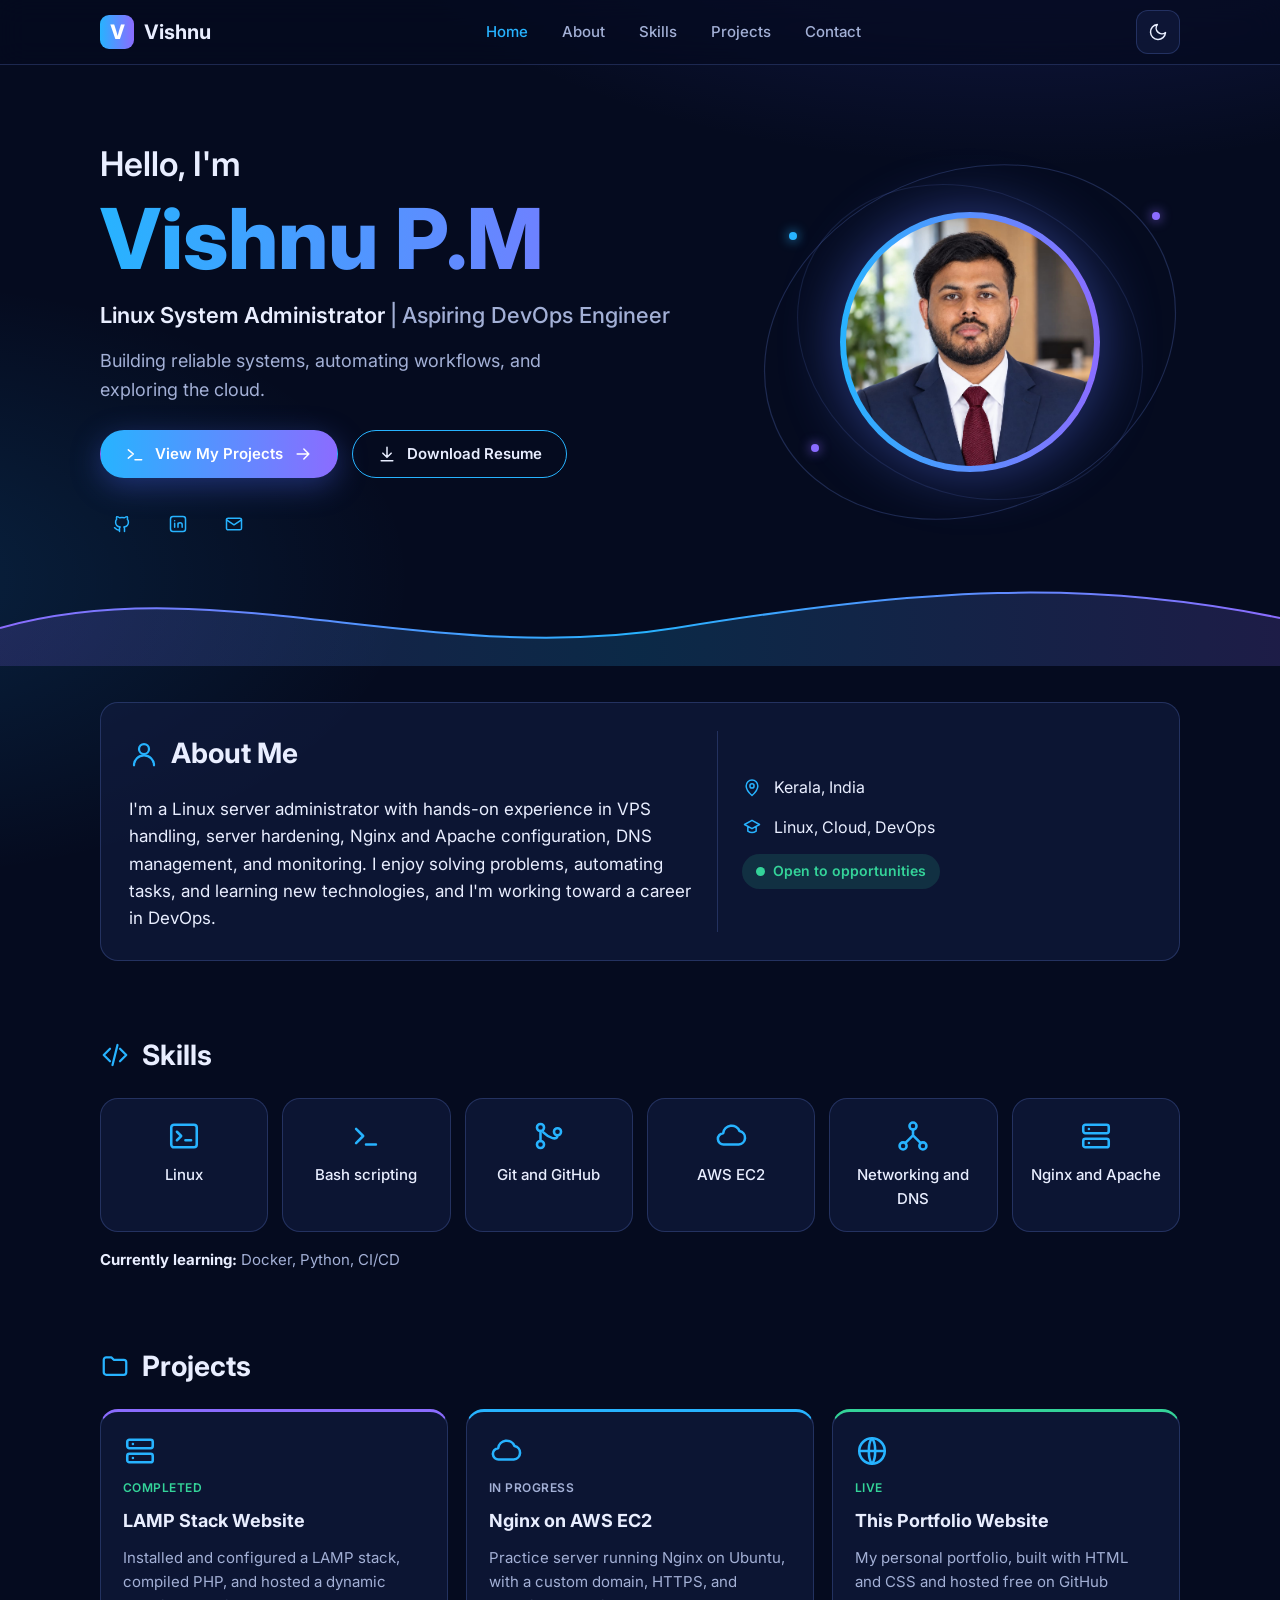
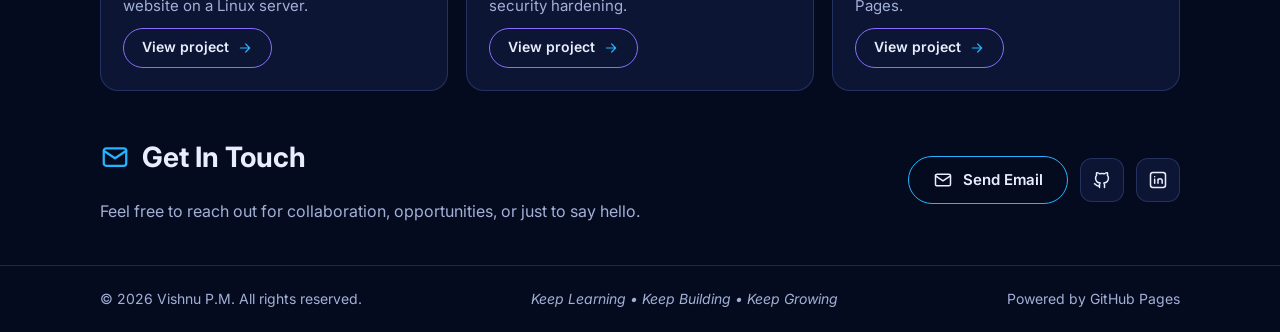
<file: Docker-project/my-portfolio/index.html>
<!DOCTYPE html>
<html lang="en">
<head>
<meta charset="utf-8">
<meta name="viewport" content="width=device-width, initial-scale=1">
<title>Vishnu P.M | Linux System Administrator</title>
<meta name="description" content="Portfolio of Vishnu P.M, Linux System Administrator and aspiring DevOps engineer.">
<link rel="preconnect" href="https://fonts.googleapis.com">
<link rel="preconnect" href="https://fonts.gstatic.com" crossorigin>
<link href="https://fonts.googleapis.com/css2?family=Inter:wght@400;500;600;700;800&display=swap" rel="stylesheet">
<link rel="stylesheet" href="style.css">
</head>
<body>

<header>
  <div class="wrap nav">
    <a href="#home" class="brand"><span class="v">V</span>Vishnu</a>
    <nav class="links" id="links" aria-label="Main">
      <a href="#home" class="active">Home</a>
      <a href="#about">About</a>
      <a href="#skills">Skills</a>
      <a href="#projects">Projects</a>
      <a href="#contact">Contact</a>
    </nav>
    <div class="tools">
      <button class="iconbtn" id="theme" aria-label="Switch light or dark theme">
        <svg class="icon" viewBox="0 0 24 24"><path d="M21 12.8A9 9 0 1 1 11.2 3a7 7 0 0 0 9.8 9.8z"/></svg>
      </button>
      <button class="iconbtn menubtn" id="menu" aria-label="Open menu">
        <svg class="icon" viewBox="0 0 24 24"><path d="M4 7h16M4 12h16M4 17h16"/></svg>
      </button>
    </div>
  </div>
</header>

<main>
<section class="hero" id="home">
  <div class="wrap">
    <div>
      <p class="hi">Hello, I'm</p>
      <h1 class="name">Vishnu P.M</h1>
      <p class="role">Linux System Administrator <span>|</span> <span>Aspiring DevOps Engineer</span></p>
      <p class="tag">Building reliable systems, automating workflows, and exploring the cloud.</p>
      <div class="btns">
        <a class="btn primary" href="#projects">
          <svg class="icon" viewBox="0 0 24 24"><path d="M4 17l6-5-6-5M12 19h8"/></svg>
          View My Projects
          <svg class="icon" viewBox="0 0 24 24"><path d="M5 12h14M13 6l6 6-6 6"/></svg>
        </a>
        <a class="btn ghost" href="resume.pdf" download>
          <svg class="icon" viewBox="0 0 24 24"><path d="M12 4v11M7 11l5 5 5-5M5 20h14"/></svg>
          Download Resume
        </a>
      </div>
      <div class="socials">
        <a href="https://github.com/vizz492" aria-label="GitHub" target="_blank" rel="noopener">
          <svg class="icon" viewBox="0 0 24 24"><path d="M9 19c-4 1.3-4-2-6-2.5M15 21v-3.2a2.8 2.8 0 0 0-.8-2.2c2.7-.3 5.5-1.3 5.5-6a4.6 4.6 0 0 0-1.3-3.2 4.3 4.3 0 0 0-.1-3.2s-1-.3-3.3 1.3a11.4 11.4 0 0 0-6 0C6.700 2.900 5.700 3.200 5.700 3.200a4.3 4.3 0 0 0-.1 3.200A4.600 4.600 0 0 0 4.300 9.600c0 4.600 2.800 5.700 5.500 6a2.800 2.800 0 0 0-.8 2.200V21"/></svg>
        </a>
        <a href="#" aria-label="LinkedIn" target="_blank" rel="noopener">
          <svg class="icon" viewBox="0 0 24 24"><rect x="3" y="3" width="18" height="18" rx="3"/><path d="M8 11v5M8 8v.01M12 16v-5M12 13a2.500 2.500 0 0 1 5 0v3"/></svg>
        </a>
        <a href="mailto:your-email@example.com" aria-label="Email">
          <svg class="icon" viewBox="0 0 24 24"><rect x="3" y="5" width="18" height="14" rx="2"/><path d="M3 7l9 6 9-6"/></svg>
        </a>
      </div>
    </div>
    <div class="photo-area">
      <div class="orbit"></div><div class="orbit o2"></div>
      <span class="dot d1"></span><span class="dot d2"></span><span class="dot d3"></span>
      <div class="ring"><div class="inner" id="photobox">
        <img src="Photo.JPG" alt="Portrait of Vishnu P.M" onerror="this.remove();document.getElementById('photobox').textContent='V';">
      </div></div>
    </div>
  </div>
  <svg class="wave" viewBox="0 0 1440 110" preserveAspectRatio="none" aria-hidden="true">
    <defs><linearGradient id="g" x1="0" x2="1"><stop offset="0" stop-color="#8b6cff"/><stop offset=".5" stop-color="#27b3ff"/><stop offset="1" stop-color="#8b6cff"/></linearGradient></defs>
    <path d="M0 70 C240 10 480 110 760 70 S1220 20 1440 60 L1440 110 L0 110Z" fill="url(#g)" opacity=".18"/>
    <path d="M0 70 C240 10 480 110 760 70 S1220 20 1440 60" fill="none" stroke="url(#g)" stroke-width="2"/>
  </svg>
</section>

<div class="wrap">
<section id="about">
  <div class="card about">
    <div>
      <h2><svg class="icon" viewBox="0 0 24 24"><circle cx="12" cy="8" r="4"/><path d="M4 21a8 8 0 0 1 16 0"/></svg>About Me</h2>
      <p>I'm a Linux server administrator with hands-on experience in VPS handling, server hardening, Nginx and Apache configuration, DNS management, and monitoring. I enjoy solving problems, automating tasks, and learning new technologies, and I'm working toward a career in DevOps.</p>
    </div>
    <ul class="facts">
      <li><svg class="icon" viewBox="0 0 24 24"><path d="M12 21s7-6.200 7-11.500A7 7 0 0 0 5 9.500C5 14.800 12 21 12 21z"/><circle cx="12" cy="9.500" r="2.500"/></svg>Kerala, India</li>
      <li><svg class="icon" viewBox="0 0 24 24"><path d="M3 9l9-5 9 5-9 5-9-5zM7 12v5c3 2 7 2 10 0v-5"/></svg>Linux, Cloud, DevOps</li>
      <li><span class="open"><i></i>Open to opportunities</span></li>
    </ul>
  </div>
</section>

<section id="skills">
  <h2><svg class="icon" viewBox="0 0 24 24"><path d="M8 7l-5 5 5 5M16 7l5 5-5 5M14 4l-4 16"/></svg>Skills</h2>
  <div class="skills">
    <div class="card skill"><svg class="icon" viewBox="0 0 24 24"><rect x="3" y="4" width="18" height="16" rx="2"/><path d="M7 9l3 3-3 3M13 15h4"/></svg>Linux</div>
    <div class="card skill"><svg class="icon" viewBox="0 0 24 24"><path d="M5 7l5 5-5 5M12 18h7"/></svg>Bash scripting</div>
    <div class="card skill"><svg class="icon" viewBox="0 0 24 24"><circle cx="6" cy="6" r="2.500"/><circle cx="6" cy="18" r="2.500"/><circle cx="18" cy="9" r="2.500"/><path d="M6 8.500v7M18 11.500c0 4-6 2-10-2"/></svg>Git and GitHub</div>
    <div class="card skill"><svg class="icon" viewBox="0 0 24 24"><path d="M7 18a4 4 0 0 1-.5-8A6 6 0 0 1 18 8.500a4.800 4.800 0 0 1-.5 9.500z"/></svg>AWS EC2</div>
    <div class="card skill"><svg class="icon" viewBox="0 0 24 24"><circle cx="12" cy="5" r="2.500"/><circle cx="5" cy="19" r="2.500"/><circle cx="19" cy="19" r="2.500"/><path d="M12 7.500v4M12 11.500l-5.500 5.500M12 11.500l5.500 5.500"/></svg>Networking and DNS</div>
    <div class="card skill"><svg class="icon" viewBox="0 0 24 24"><rect x="3" y="4" width="18" height="6" rx="1.500"/><rect x="3" y="14" width="18" height="6" rx="1.500"/><path d="M7 7h.01M7 17h.01"/></svg>Nginx and Apache</div>
  </div>
  <p class="learning"><b>Currently learning:</b> Docker, Python, CI/CD</p>
</section>

<section id="projects">
  <h2><svg class="icon" viewBox="0 0 24 24"><path d="M3 7a2 2 0 0 1 2-2h4l2 2h8a2 2 0 0 1 2 2v8a2 2 0 0 1-2 2H5a2 2 0 0 1-2-2z"/></svg>Projects</h2>
  <div class="projects">
    <article class="card proj">
      <svg class="icon" viewBox="0 0 24 24"><rect x="3" y="4" width="18" height="6" rx="1.500"/><rect x="3" y="14" width="18" height="6" rx="1.500"/><path d="M7 7h.01M7 17h.01"/></svg>
      <span class="status done">Completed</span>
      <h3>LAMP Stack Website</h3>
      <p>Installed and configured a LAMP stack, compiled PHP, and hosted a dynamic website on a Linux server.</p>
      <a class="pill" href="#">View project <svg class="icon" viewBox="0 0 24 24" style="width:16px;height:16px"><path d="M5 12h14M13 6l6 6-6 6"/></svg></a>
    </article>
    <article class="card proj">
      <svg class="icon" viewBox="0 0 24 24"><path d="M7 18a4 4 0 0 1-.5-8A6 6 0 0 1 18 8.500a4.800 4.800 0 0 1-.5 9.500z"/></svg>
      <span class="status">In progress</span>
      <h3>Nginx on AWS EC2</h3>
      <p>Practice server running Nginx on Ubuntu, with a custom domain, HTTPS, and security hardening.</p>
      <a class="pill" href="#">View project <svg class="icon" viewBox="0 0 24 24" style="width:16px;height:16px"><path d="M5 12h14M13 6l6 6-6 6"/></svg></a>
    </article>
    <article class="card proj">
      <svg class="icon" viewBox="0 0 24 24"><circle cx="12" cy="12" r="9"/><path d="M3 12h18M12 3c3 3 3 15 0 18M12 3c-3 3-3 15 0 18"/></svg>
      <span class="status done">Live</span>
      <h3>This Portfolio Website</h3>
      <p>My personal portfolio, built with HTML and CSS and hosted free on GitHub Pages.</p>
      <a class="pill" href="https://github.com/vizz492/portfolio" target="_blank" rel="noopener">View project <svg class="icon" viewBox="0 0 24 24" style="width:16px;height:16px"><path d="M5 12h14M13 6l6 6-6 6"/></svg></a>
    </article>
  </div>
</section>

<section id="contact" class="contact">
  <div>
    <h2><svg class="icon" viewBox="0 0 24 24"><rect x="3" y="5" width="18" height="14" rx="2"/><path d="M3 7l9 6 9-6"/></svg>Get In Touch</h2>
    <p>Feel free to reach out for collaboration, opportunities, or just to say hello.</p>
  </div>
  <div class="row">
    <a class="btn ghost" href="mailto:your-email@example.com">
      <svg class="icon" viewBox="0 0 24 24"><rect x="3" y="5" width="18" height="14" rx="2"/><path d="M3 7l9 6 9-6"/></svg>Send Email
    </a>
    <a class="iconbtn" href="https://github.com/vizz492" aria-label="GitHub" target="_blank" rel="noopener">
      <svg class="icon" viewBox="0 0 24 24"><path d="M9 19c-4 1.3-4-2-6-2.5M15 21v-3.2a2.8 2.8 0 0 0-.8-2.2c2.7-.3 5.5-1.3 5.5-6a4.6 4.6 0 0 0-1.3-3.2 4.3 4.3 0 0 0-.1-3.2s-1-.3-3.3 1.3a11.4 11.4 0 0 0-6 0C6.700 2.900 5.700 3.200 5.700 3.200a4.3 4.3 0 0 0-.1 3.200A4.600 4.600 0 0 0 4.300 9.600c0 4.600 2.800 5.700 5.500 6a2.800 2.800 0 0 0-.8 2.200V21"/></svg>
    </a>
    <a class="iconbtn" href="#" aria-label="LinkedIn" target="_blank" rel="noopener">
      <svg class="icon" viewBox="0 0 24 24"><rect x="3" y="3" width="18" height="18" rx="3"/><path d="M8 11v5M8 8v.01M12 16v-5M12 13a2.500 2.500 0 0 1 5 0v3"/></svg>
    </a>
  </div>
</section>
</div>
</main>

<footer>
  <div class="wrap">
    <span>&copy; 2026 Vishnu P.M. All rights reserved.</span>
    <em>Keep Learning &bull; Keep Building &bull; Keep Growing</em>
    <span>Powered by GitHub Pages</span>
  </div>
</footer>

<script src="script.js" defer></script>
</body>
</html>
</file>
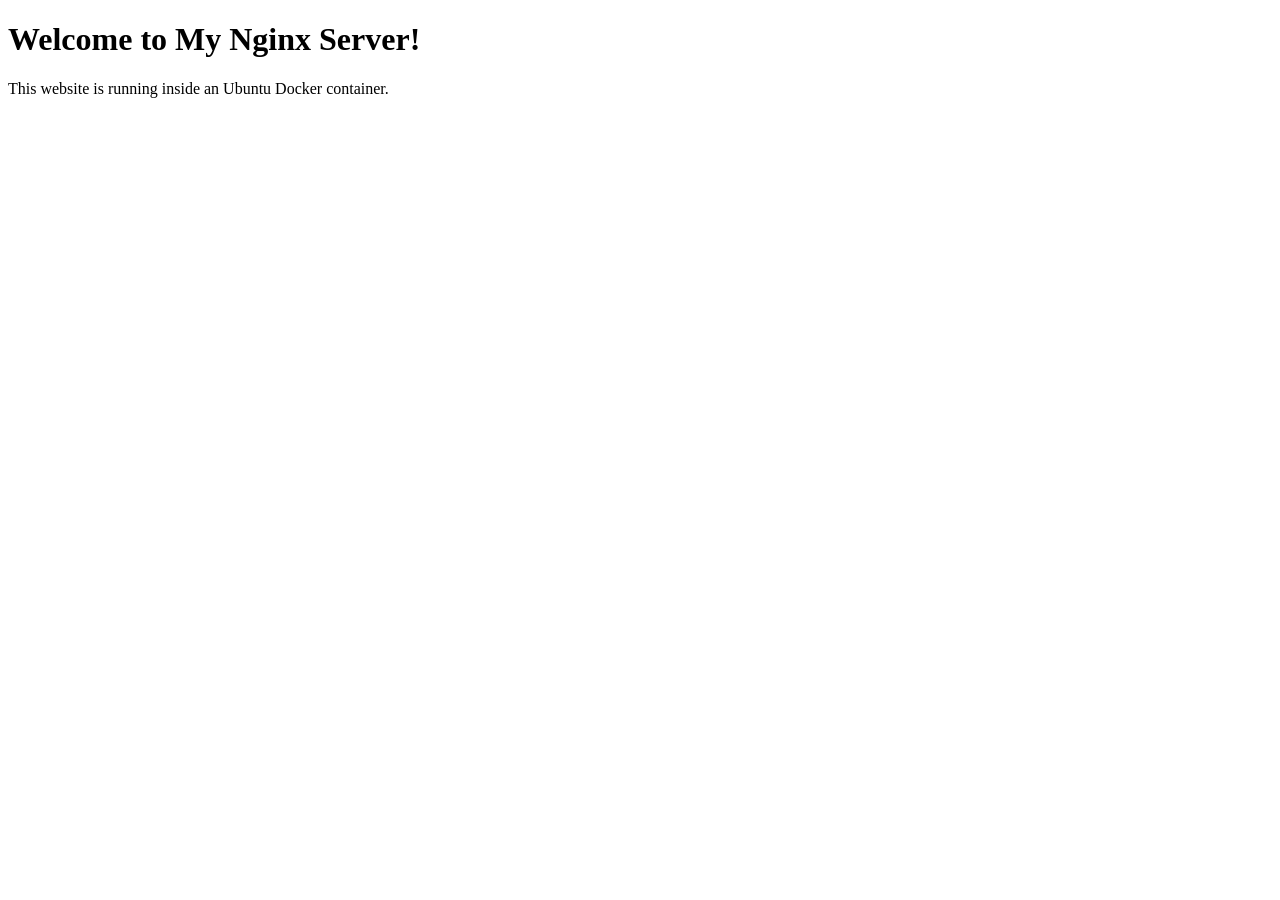
<file: Docker-project/docker-admin-toolkit/web/index.html>
<!DOCTYPE html>
<html>
<head>
    <title>My Docker Web Server</title>
</head>
<body>
    <h1>Welcome to My Nginx Server!</h1>
    <p>This website is running inside an Ubuntu Docker container.</p>
</body>
</html>
</file>
<file: Docker-project/my-portfolio/style.css>
:root{
  --bg:#050b1f; --bg2:#0a1330; --card:rgba(18,28,64,.65); --line:rgba(120,150,255,.22);
  --text:#e9eeff; --muted:#a3b0d6; --blue:#27b3ff; --violet:#8b6cff; --green:#34d399;
  --grad:linear-gradient(90deg,#27b3ff,#8b6cff);
}
:root[data-theme="light"]{
  --bg:#f3f6ff; --bg2:#e6ecff; --card:rgba(255,255,255,.85); --line:rgba(60,90,200,.25);
  --text:#101a3a; --muted:#47557f; --blue:#0a84d6; --violet:#6a4be0; --green:#0f9d6c;
}
*{box-sizing:border-box}
html{scroll-behavior:smooth}
body{margin:0;font-family:'Inter',system-ui,-apple-system,Segoe UI,Roboto,sans-serif;color:var(--text);
  background:radial-gradient(1200px 600px at 80% -10%,rgba(80,90,255,.25),transparent 60%),
             radial-gradient(900px 500px at -10% 30%,rgba(30,170,255,.15),transparent 60%),var(--bg);
  line-height:1.6;-webkit-font-smoothing:antialiased}
a{color:inherit;text-decoration:none}
svg{display:block}
.wrap{max-width:1120px;margin:0 auto;padding:0 20px}
.icon{width:20px;height:20px;fill:none;stroke:currentColor;stroke-width:1.8;stroke-linecap:round;stroke-linejoin:round}

/* nav */
header{position:sticky;top:0;z-index:20;backdrop-filter:blur(14px);background:rgba(5,11,31,.72);border-bottom:1px solid var(--line)}
:root[data-theme="light"] header{background:rgba(243,246,255,.82)}
.nav{display:flex;align-items:center;justify-content:space-between;height:64px}
.brand{display:flex;align-items:center;gap:10px;font-weight:700;font-size:20px}
.brand .v{width:34px;height:34px;border-radius:9px;background:var(--grad);display:grid;place-items:center;color:#fff;font-weight:800}
.links{display:flex;gap:6px}
.links a{padding:8px 14px;border-radius:8px;color:var(--muted);font-size:15px;font-weight:500}
.links a:hover,.links a.active{color:var(--blue)}
.tools{display:flex;gap:8px;align-items:center}
.iconbtn{width:44px;height:44px;border-radius:12px;border:1px solid var(--line);background:var(--card);color:var(--text);display:grid;place-items:center;cursor:pointer}
.menubtn{display:none}

/* hero */
.hero{position:relative;padding:72px 0 120px;overflow:hidden}
.hero .wrap{display:grid;grid-template-columns:1.2fr .8fr;gap:32px;align-items:center}
.hi{font-size:34px;font-weight:600;margin:0}
.name{font-size:clamp(46px,8vw,84px);line-height:1.05;font-weight:800;margin:4px 0 14px;background:var(--grad);-webkit-background-clip:text;background-clip:text;color:transparent}
.role{font-size:22px;font-weight:600;margin:0 0 14px}
.role span{color:var(--muted);font-weight:500}
.tag{color:var(--muted);font-size:18px;max-width:460px;margin:0 0 26px}
.btns{display:flex;flex-wrap:wrap;gap:14px;margin-bottom:24px}
.btn{display:inline-flex;align-items:center;gap:10px;min-height:48px;padding:0 24px;border-radius:999px;font-weight:600;font-size:15px;border:1px solid var(--blue)}
.btn.primary{background:var(--grad);border-color:transparent;color:#fff;box-shadow:0 8px 30px rgba(80,110,255,.35)}
.btn.ghost{color:var(--text);border-color:var(--blue)}
.socials{display:flex;gap:12px}
.socials a{width:44px;height:44px;display:grid;place-items:center;border-radius:12px;color:var(--blue)}
.socials a:hover{background:var(--card)}
.photo-area{position:relative;display:grid;place-items:center;min-height:360px}
.orbit{position:absolute;width:340px;height:340px;border:1px solid var(--line);border-radius:50%;transform:rotate(-24deg) scaleX(1.25)}
.orbit.o2{width:300px;height:300px;transform:rotate(30deg) scaleX(1.2);opacity:.6}
.dot{position:absolute;width:8px;height:8px;border-radius:50%;background:var(--blue);box-shadow:0 0 12px var(--blue)}
.dot.d1{top:70px;left:28px}.dot.d2{bottom:70px;left:50px;background:var(--violet);box-shadow:0 0 12px var(--violet)}.dot.d3{top:50px;right:20px;background:var(--violet);box-shadow:0 0 12px var(--violet)}
.ring{position:relative;width:260px;height:260px;border-radius:50%;padding:6px;background:var(--grad);box-shadow:0 0 60px rgba(90,120,255,.45)}
.ring .inner{width:100%;height:100%;border-radius:50%;overflow:hidden;background:#12204a;display:grid;place-items:center;font-size:84px;font-weight:800;color:#fff}
.ring img{width:100%;height:100%;object-fit:cover;display:block}
.wave{position:absolute;left:0;right:0;bottom:-2px;width:100%;height:110px}

/* sections */
section{padding:36px 0}
h2{display:flex;align-items:center;gap:12px;font-size:28px;margin:0 0 20px}
h2 .icon{width:30px;height:30px;color:var(--blue)}
.card{background:var(--card);border:1px solid var(--line);border-radius:18px}
.about{display:grid;grid-template-columns:1.3fr 1fr;gap:24px;padding:28px}
.about p{margin:0;color:var(--text);font-size:17px}
.facts{list-style:none;margin:0;padding:0 0 0 24px;border-left:1px solid var(--line);display:grid;gap:14px;align-content:center}
.facts li{display:flex;align-items:center;gap:12px;color:var(--text)}
.facts .icon{color:var(--blue);flex:none}
.open{justify-self:start;display:inline-flex;align-items:center;gap:8px;padding:6px 14px;border-radius:999px;background:rgba(52,211,153,.14);color:var(--green);font-weight:600;font-size:14px}
.open i{width:9px;height:9px;border-radius:50%;background:var(--green)}

.skills{display:grid;grid-template-columns:repeat(6,1fr);gap:14px}
.skill{padding:20px 12px;text-align:center;font-weight:500;font-size:15px}
.skill .icon{width:34px;height:34px;margin:0 auto 10px;color:var(--blue)}
.learning{margin:16px 0 0;color:var(--muted);font-size:15px}
.learning b{color:var(--text)}

.projects{display:grid;grid-template-columns:repeat(3,1fr);gap:18px}
.proj{padding:22px;border-top:3px solid var(--violet);display:flex;flex-direction:column;gap:10px}
.proj:nth-child(2){border-top-color:var(--blue)}
.proj:nth-child(3){border-top-color:var(--green)}
.proj .icon{width:34px;height:34px;color:var(--blue)}
.proj h3{margin:0;font-size:18px}
.proj p{margin:0;color:var(--muted);font-size:15px;flex:1}
.status{font-size:12px;font-weight:600;letter-spacing:.04em;text-transform:uppercase;color:var(--muted)}
.status.done{color:var(--green)}
.pill{align-self:flex-start;display:inline-flex;align-items:center;gap:8px;min-height:40px;padding:0 18px;border-radius:999px;border:1px solid var(--violet);font-size:14px;font-weight:600}

.contact{display:flex;flex-wrap:wrap;gap:20px;align-items:center;justify-content:space-between;padding:8px 0 40px}
.contact p{margin:0;color:var(--muted)}
.contact .row{display:flex;gap:12px;align-items:center}
footer{border-top:1px solid var(--line);padding:22px 0;color:var(--muted);font-size:14px}
footer .wrap{display:flex;flex-wrap:wrap;gap:12px;justify-content:space-between;align-items:center}
footer em{font-style:italic}

@media(max-width:900px){
  .hero .wrap{grid-template-columns:1fr}
  .photo-area{order:-1;min-height:300px}
  .ring{width:220px;height:220px}
  .orbit{width:280px;height:280px}.orbit.o2{width:250px;height:250px}
  .about{grid-template-columns:1fr}
  .facts{padding:20px 0 0;border-left:0;border-top:1px solid var(--line)}
  .skills{grid-template-columns:repeat(3,1fr)}
  .projects{grid-template-columns:1fr}
  .links{display:none;position:absolute;top:64px;left:0;right:0;flex-direction:column;background:var(--bg2);padding:10px 20px 16px;border-bottom:1px solid var(--line)}
  .links.open{display:flex}
  .links a{padding:14px 8px}
  .menubtn{display:grid}
  .hi{font-size:26px}
  .role{font-size:19px}
}
@media(max-width:480px){
  .skills{grid-template-columns:repeat(2,1fr)}
}
</file>
